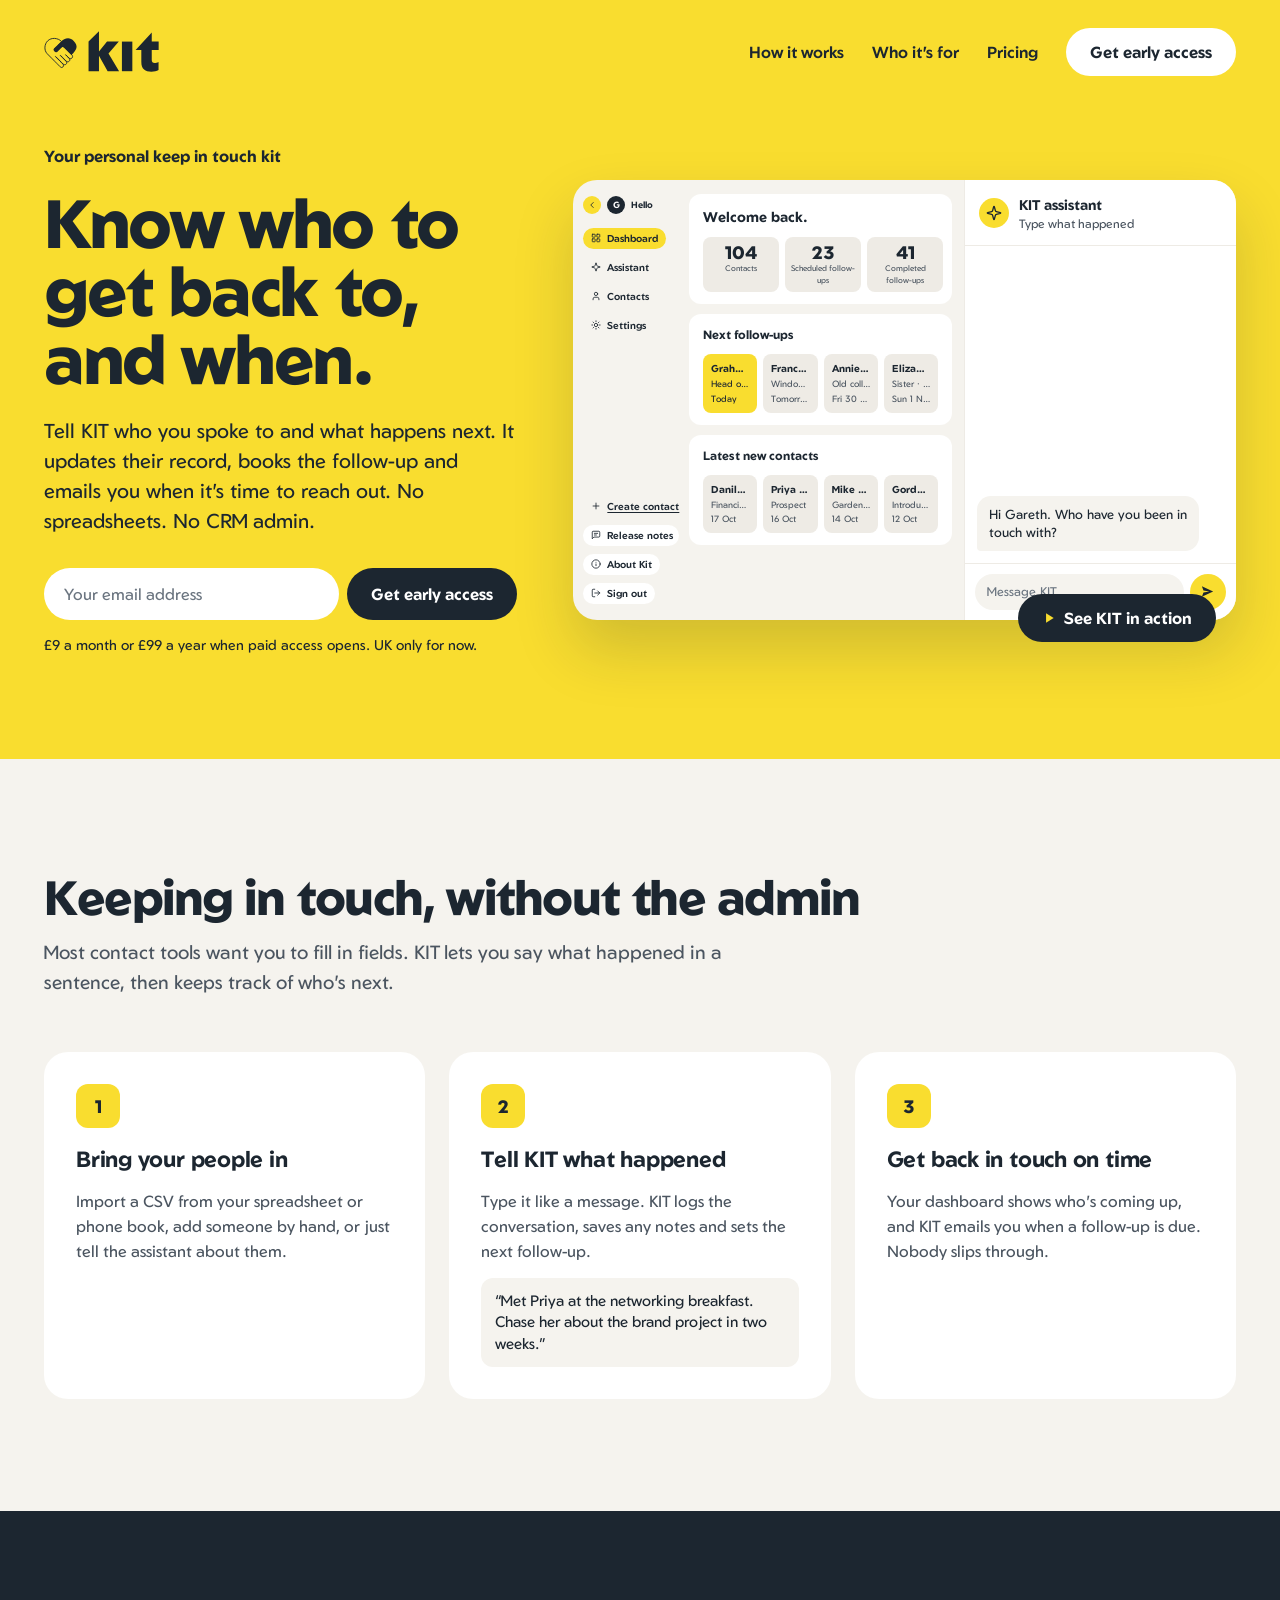
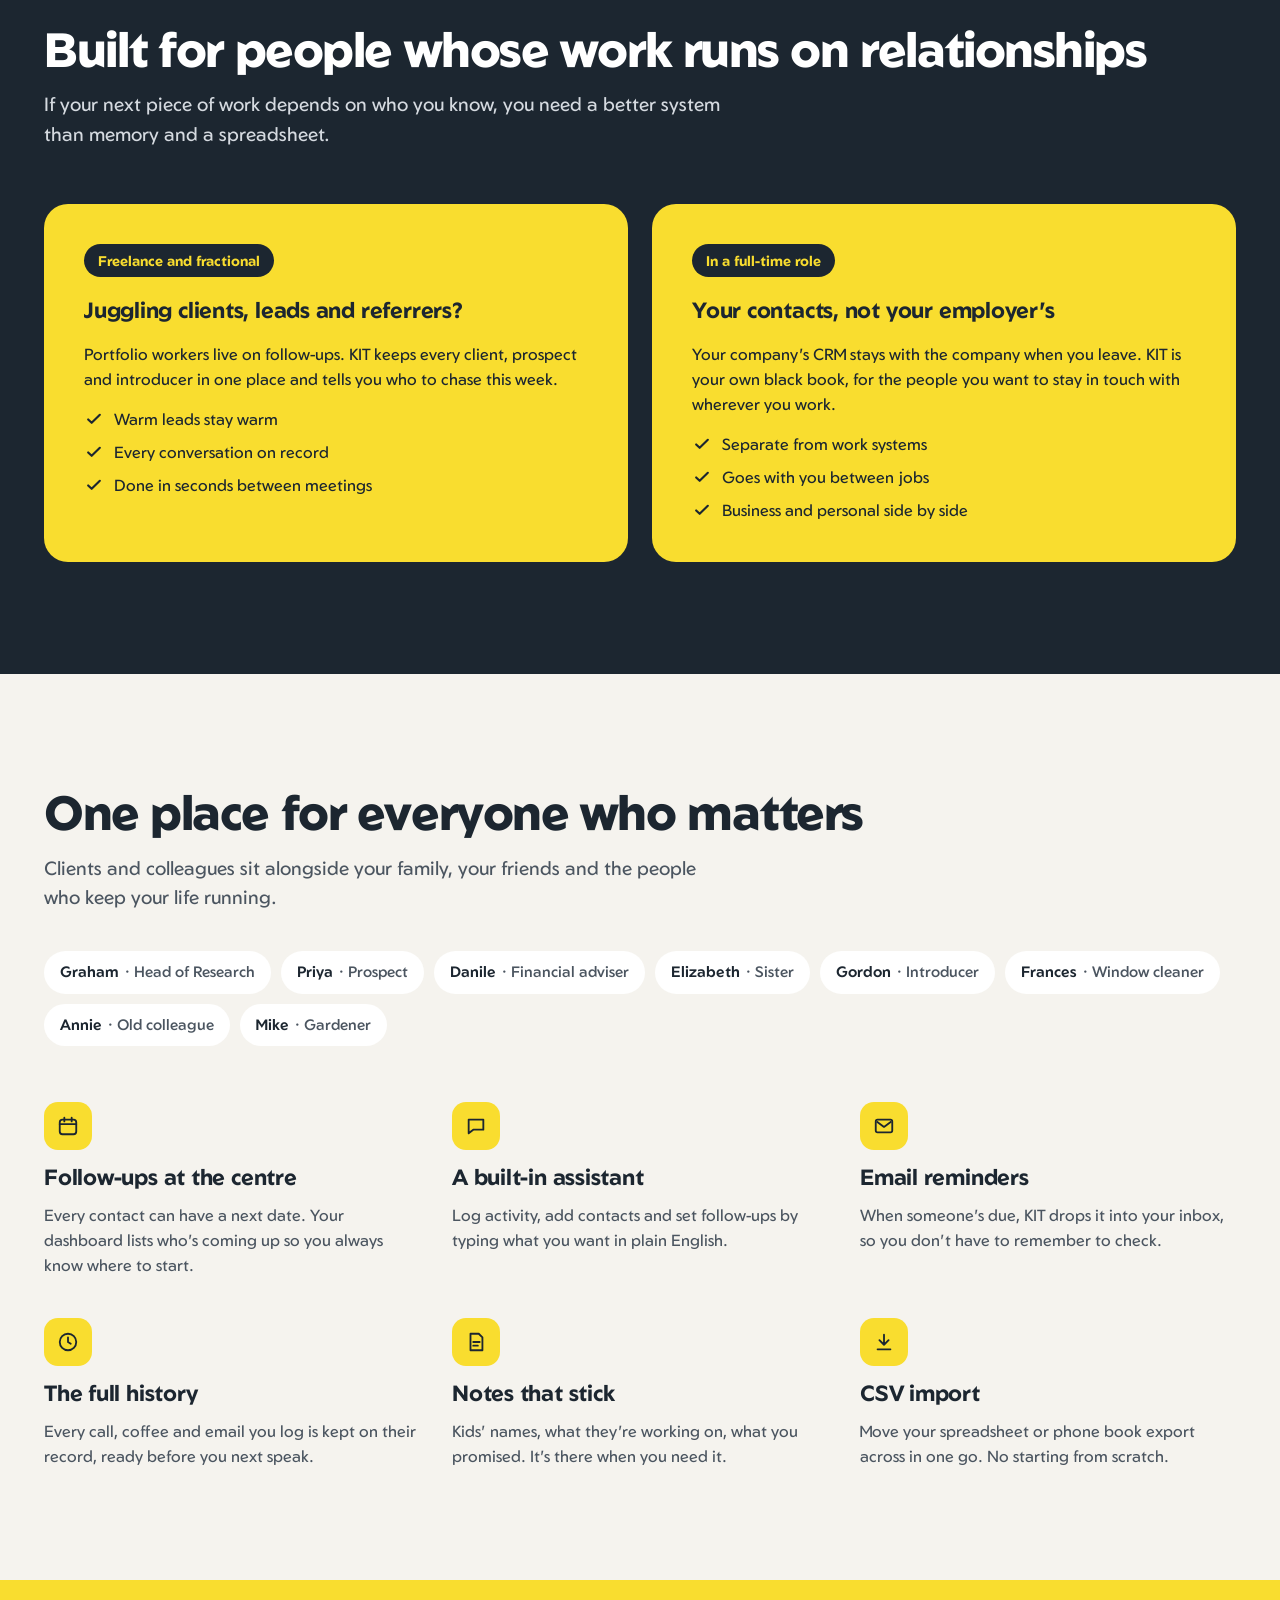
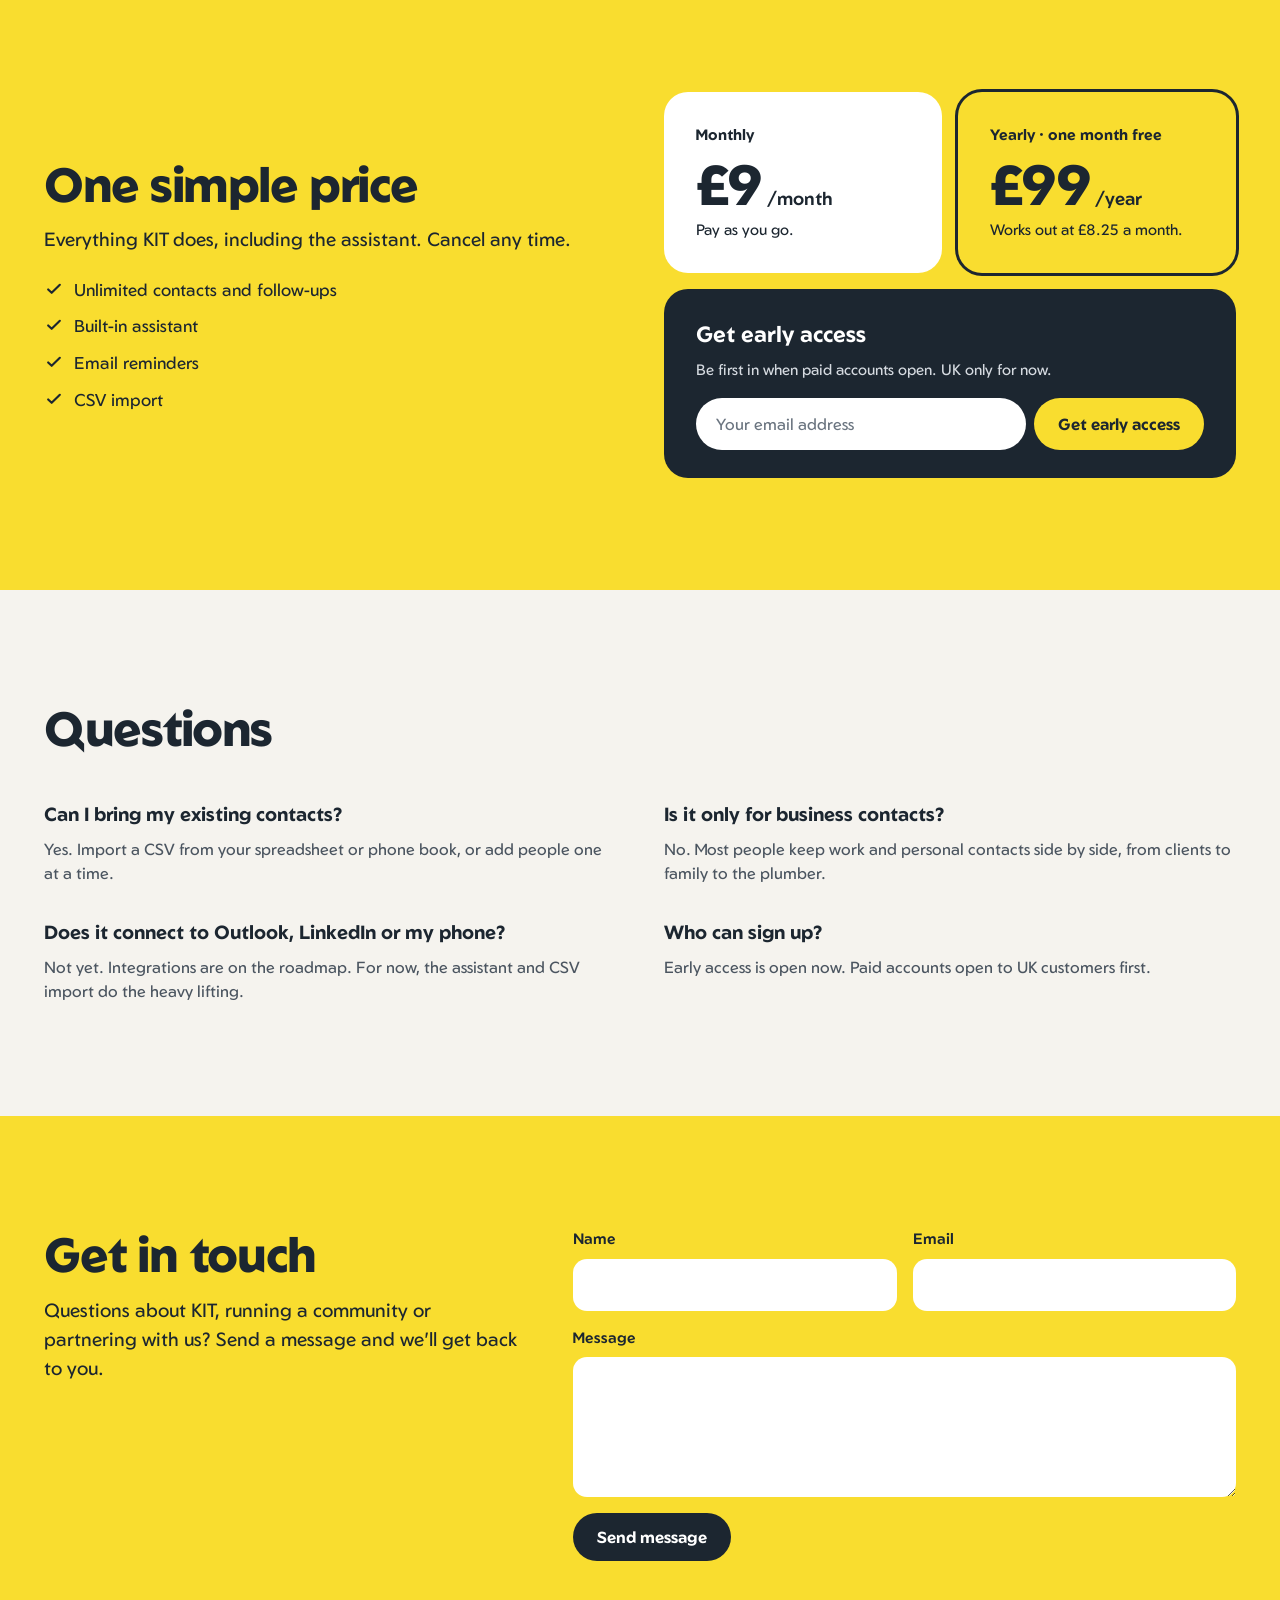
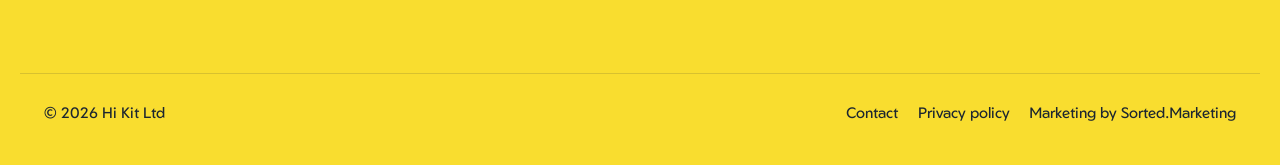
<file: index.html>
<!DOCTYPE html>
<html lang="en-GB">
<head>
  <meta charset="UTF-8">
  <meta name="viewport" content="width=device-width, initial-scale=1.0">
  <title>KIT · your personal keep in touch kit</title>
  <meta name="description" content="Tell KIT who you spoke to and what happens next. It updates their record, books the follow-up and emails you when it's time to reach out. £9 a month.">
  <meta property="og:title" content="KIT · your personal keep in touch kit">
  <meta property="og:description" content="Know who to get back to, and when. Follow-ups, contact history and a built-in assistant, without the CRM admin.">
  <meta property="og:type" content="website">
  <meta property="og:url" content="https://hi-kit.co.uk/">
  <meta property="og:image" content="https://hi-kit.co.uk/Dashboard.png">
  <meta name="theme-color" content="#F9DD2F">
  <link rel="icon" href="favicon.svg" type="image/svg+xml">
  <link rel="preconnect" href="https://fonts.googleapis.com">
  <link rel="preconnect" href="https://fonts.gstatic.com" crossorigin>
  <link href="https://fonts.googleapis.com/css2?family=Geom:wght@400;500;600;700;800&display=swap" rel="stylesheet">
  <link rel="stylesheet" href="styles.css?v=3">
  <script src="header.js?v=3" defer></script>
  <script src="footer.js?v=3" defer></script>
  <script src="form.js?v=4" defer></script>
  <script src="demo.js?v=3" defer></script>
</head>
<body>

<div class="band-y">
  <site-header></site-header>

  <section class="container hero" id="top">
    <div class="hero-copy">
      <p class="eyebrow">Your personal keep in touch kit</p>
      <h1>Know who to get back to, and when.</h1>
      <p class="lede">Tell KIT who you spoke to and what happens next. It updates their record, books the follow-up and emails you when it's time to reach out. No spreadsheets. No CRM admin.</p>
      <form class="signup js-signup" novalidate>
        <label class="visually-hidden" for="email-hero">Email address</label>
        <input class="field" id="email-hero" name="email" type="email" placeholder="Your email address" autocomplete="email" required>
        <button class="btn btn-dark" type="submit">Get early access</button>
        <p class="form-message" aria-live="polite"></p>
      </form>
      <p class="small">£9 a month or £99 a year when paid access opens. UK only for now.</p>
    </div>

    <div class="stage" id="demo" tabindex="0" role="button" aria-label="Play the demo: tell KIT about a coffee and watch it set the follow-up">
      <div class="app">
        <div class="toast" id="demo-toast" role="status" hidden>
          <svg width="18" height="18" viewBox="0 0 24 24" aria-hidden="true"><circle cx="12" cy="12" r="11" fill="#F9DD2F"/><path d="M7 12.5l3.2 3L17 9" fill="none" stroke="#1C2630" stroke-width="2.4" stroke-linecap="round" stroke-linejoin="round"/></svg>
          <span id="demo-toast-text"></span>
        </div>

        <aside class="app-side" aria-hidden="true">
          <div>
            <div class="app-user"><span class="app-back"><svg class="ic" viewBox="0 0 24 24" aria-hidden="true"><path d="m15 18-6-6 6-6"/></svg></span><span class="app-avatar">G</span>Hello</div>
            <div class="side-list">
              <div class="side-item on"><svg class="ic" viewBox="0 0 24 24" aria-hidden="true"><rect x="3" y="3" width="7" height="7" rx="1"/><rect x="14" y="3" width="7" height="7" rx="1"/><rect x="14" y="14" width="7" height="7" rx="1"/><rect x="3" y="14" width="7" height="7" rx="1"/></svg>Dashboard</div>
              <div class="side-item"><svg class="ic" viewBox="0 0 24 24" aria-hidden="true"><path d="M9.94 15.5a2 2 0 0 0-1.44-1.44l-6.13-1.58a.5.5 0 0 1 0-.96L8.5 9.94A2 2 0 0 0 9.94 8.5l1.58-6.13a.5.5 0 0 1 .96 0l1.58 6.13a2 2 0 0 0 1.44 1.44l6.13 1.58a.5.5 0 0 1 0 .96l-6.13 1.58a2 2 0 0 0-1.44 1.44l-1.58 6.13a.5.5 0 0 1-.96 0z"/></svg>Assistant</div>
              <div class="side-item"><svg class="ic" viewBox="0 0 24 24" aria-hidden="true"><path d="M19 21v-2a4 4 0 0 0-4-4H9a4 4 0 0 0-4 4v2"/><circle cx="12" cy="7" r="4"/></svg>Contacts</div>
              <div class="side-item"><svg class="ic" viewBox="0 0 24 24" aria-hidden="true"><circle cx="12" cy="12" r="4"/><path d="M12 2v2M12 20v2M4.93 4.93l1.41 1.41M17.66 17.66l1.41 1.41M2 12h2M20 12h2M6.34 17.66l-1.41 1.41M19.07 4.93l-1.41 1.41"/></svg>Settings</div>
            </div>
          </div>
          <div class="side-list">
            <div class="side-item plain"><svg class="ic" viewBox="0 0 24 24" aria-hidden="true"><path d="M5 12h14M12 5v14"/></svg><u>Create contact</u></div>
            <div class="side-item light"><svg class="ic" viewBox="0 0 24 24" aria-hidden="true"><path d="M21 15a2 2 0 0 1-2 2H7l-4 4V5a2 2 0 0 1 2-2h14a2 2 0 0 1 2 2z"/><path d="M8 8h8M8 12h5"/></svg>Release notes</div>
            <div class="side-item light"><svg class="ic" viewBox="0 0 24 24" aria-hidden="true"><circle cx="12" cy="12" r="10"/><path d="M12 16v-4M12 8h.01"/></svg>About Kit</div>
            <div class="side-item light"><svg class="ic" viewBox="0 0 24 24" aria-hidden="true"><path d="M9 21H5a2 2 0 0 1-2-2V5a2 2 0 0 1 2-2h4M16 17l5-5-5-5M21 12H9"/></svg>Sign out</div>
          </div>
        </aside>

        <div class="app-dash" aria-hidden="true">
          <div class="card welcome">
            <h3>Welcome back.</h3>
            <div class="tiles">
              <div class="tile"><b>104</b><span>Contacts</span></div>
              <div class="tile"><b>23</b><span>Scheduled follow-ups</span></div>
              <div class="tile"><b id="demo-done">41</b><span>Completed follow-ups</span></div>
            </div>
          </div>
          <div class="card">
            <h4>Next follow-ups</h4>
            <div class="fus" id="demo-fus"></div>
          </div>
          <div class="card">
            <h4>Latest new contacts</h4>
            <div class="fus">
              <div class="fu"><b>Danile Astley</b><span>Financial adviser</span><span>17 Oct</span></div>
              <div class="fu"><b>Priya Shah</b><span>Prospect</span><span>16 Oct</span></div>
              <div class="fu"><b>Mike Holroyd</b><span>Gardener</span><span>14 Oct</span></div>
              <div class="fu"><b>Gordon McLeod</b><span>Introducer</span><span>12 Oct</span></div>
            </div>
          </div>
        </div>

        <div class="ask">
          <div class="ask-head">
            <div class="ask-badge"><svg width="16" height="16" viewBox="0 0 24 24" aria-hidden="true" fill="none" stroke="#1C2630" stroke-width="2" stroke-linejoin="round"><path d="M9.94 15.5a2 2 0 0 0-1.44-1.44l-6.13-1.58a.5.5 0 0 1 0-.96L8.5 9.94A2 2 0 0 0 9.94 8.5l1.58-6.13a.5.5 0 0 1 .96 0l1.58 6.13a2 2 0 0 0 1.44 1.44l6.13 1.58a.5.5 0 0 1 0 .96l-6.13 1.58a2 2 0 0 0-1.44 1.44l-1.58 6.13a.5.5 0 0 1-.96 0z"/></svg></div>
            <div><b>KIT assistant</b><small>Type what happened</small></div>
          </div>
          <div class="msgs" id="demo-msgs" aria-live="polite">
            <div class="bub bub-kit">Hi Gareth. Who have you been in touch with?</div>
          </div>
          <div class="compose" aria-hidden="true">
            <div class="cfield" id="demo-field"><span class="ph">Message KIT</span></div>
            <div class="send"><svg width="15" height="15" viewBox="0 0 24 24"><path d="M3 20.5l18-8.5L3 3.5l2.5 7L15 12l-9.5 1.5z" fill="#1C2630"/></svg></div>
          </div>
        </div>
      </div>

      <button class="btn btn-dark play" type="button" id="demo-play">
        <svg width="14" height="14" viewBox="0 0 24 24" aria-hidden="true"><path d="M7 4l13 8-13 8z" fill="#F9DD2F"/></svg>
        See KIT in action
      </button>
      <button class="btn btn-light play" type="button" id="demo-replay" hidden>Play again</button>
    </div>
  </section>
</div>

<section class="band-g" id="how">
  <div class="container section">
    <h2>Keeping in touch, without the admin</h2>
    <p class="intro">Most contact tools want you to fill in fields. KIT lets you say what happened in a sentence, then keeps track of who's next.</p>
    <div class="steps">
      <div class="step">
        <div class="num">1</div>
        <h3>Bring your people in</h3>
        <p>Import a CSV from your spreadsheet or phone book, add someone by hand, or just tell the assistant about them.</p>
      </div>
      <div class="step">
        <div class="num">2</div>
        <h3>Tell KIT what happened</h3>
        <p>Type it like a message. KIT logs the conversation, saves any notes and sets the next follow-up.</p>
        <span class="quote">“Met Priya at the networking breakfast. Chase her about the brand project in two weeks.”</span>
      </div>
      <div class="step">
        <div class="num">3</div>
        <h3>Get back in touch on time</h3>
        <p>Your dashboard shows who's coming up, and KIT emails you when a follow-up is due. Nobody slips through.</p>
      </div>
    </div>
  </div>
</section>

<section class="band-ink" id="who">
  <div class="container section">
    <h2>Built for people whose work runs on relationships</h2>
    <p class="intro">If your next piece of work depends on who you know, you need a better system than memory and a spreadsheet.</p>
    <div class="whos">
      <div class="who">
        <span class="tag">Freelance and fractional</span>
        <h3>Juggling clients, leads and referrers?</h3>
        <p>Portfolio workers live on follow-ups. KIT keeps every client, prospect and introducer in one place and tells you who to chase this week.</p>
        <ul class="ticks">
          <li>Warm leads stay warm</li>
          <li>Every conversation on record</li>
          <li>Done in seconds between meetings</li>
        </ul>
      </div>
      <div class="who">
        <span class="tag">In a full-time role</span>
        <h3>Your contacts, not your employer's</h3>
        <p>Your company's CRM stays with the company when you leave. KIT is your own black book, for the people you want to stay in touch with wherever you work.</p>
        <ul class="ticks">
          <li>Separate from work systems</li>
          <li>Goes with you between jobs</li>
          <li>Business and personal side by side</li>
        </ul>
      </div>
    </div>
  </div>
</section>

<section class="band-g">
  <div class="container section">
    <h2>One place for everyone who matters</h2>
    <p class="intro">Clients and colleagues sit alongside your family, your friends and the people who keep your life running.</p>
    <div class="people" aria-label="Examples of people you might keep in KIT">
      <span class="person">Graham <span>· Head of Research</span></span>
      <span class="person">Priya <span>· Prospect</span></span>
      <span class="person">Danile <span>· Financial adviser</span></span>
      <span class="person">Elizabeth <span>· Sister</span></span>
      <span class="person">Gordon <span>· Introducer</span></span>
      <span class="person">Frances <span>· Window cleaner</span></span>
      <span class="person">Annie <span>· Old colleague</span></span>
      <span class="person">Mike <span>· Gardener</span></span>
    </div>
    <div class="feats">
      <div class="feat">
        <div class="ficon"><svg width="22" height="22" viewBox="0 0 24 24" aria-hidden="true"><rect x="3" y="5" width="18" height="16" rx="3" fill="none" stroke="#1C2630" stroke-width="2"/><path d="M3 10h18M8 3v4M16 3v4" stroke="#1C2630" stroke-width="2" stroke-linecap="round"/></svg></div>
        <h3>Follow-ups at the centre</h3>
        <p>Every contact can have a next date. Your dashboard lists who's coming up so you always know where to start.</p>
      </div>
      <div class="feat">
        <div class="ficon"><svg width="22" height="22" viewBox="0 0 24 24" aria-hidden="true"><path d="M4 5h16v11H9l-5 4z" fill="none" stroke="#1C2630" stroke-width="2" stroke-linejoin="round"/></svg></div>
        <h3>A built-in assistant</h3>
        <p>Log activity, add contacts and set follow-ups by typing what you want in plain English.</p>
      </div>
      <div class="feat">
        <div class="ficon"><svg width="22" height="22" viewBox="0 0 24 24" aria-hidden="true"><rect x="3" y="5" width="18" height="14" rx="2" fill="none" stroke="#1C2630" stroke-width="2"/><path d="M4 7l8 6 8-6" fill="none" stroke="#1C2630" stroke-width="2" stroke-linejoin="round"/></svg></div>
        <h3>Email reminders</h3>
        <p>When someone's due, KIT drops it into your inbox, so you don't have to remember to check.</p>
      </div>
      <div class="feat">
        <div class="ficon"><svg width="22" height="22" viewBox="0 0 24 24" aria-hidden="true"><path d="M12 7v5l3 2" fill="none" stroke="#1C2630" stroke-width="2" stroke-linecap="round"/><circle cx="12" cy="12" r="9" fill="none" stroke="#1C2630" stroke-width="2"/></svg></div>
        <h3>The full history</h3>
        <p>Every call, coffee and email you log is kept on their record, ready before you next speak.</p>
      </div>
      <div class="feat">
        <div class="ficon"><svg width="22" height="22" viewBox="0 0 24 24" aria-hidden="true"><path d="M6 3h9l4 4v14H6z" fill="none" stroke="#1C2630" stroke-width="2" stroke-linejoin="round"/><path d="M9 12h7M9 16h5" stroke="#1C2630" stroke-width="2" stroke-linecap="round"/></svg></div>
        <h3>Notes that stick</h3>
        <p>Kids' names, what they're working on, what you promised. It's there when you need it.</p>
      </div>
      <div class="feat">
        <div class="ficon"><svg width="22" height="22" viewBox="0 0 24 24" aria-hidden="true"><path d="M12 4v11M7 10l5 5 5-5M5 20h14" fill="none" stroke="#1C2630" stroke-width="2" stroke-linecap="round" stroke-linejoin="round"/></svg></div>
        <h3>CSV import</h3>
        <p>Move your spreadsheet or phone book export across in one go. No starting from scratch.</p>
      </div>
    </div>
  </div>
</section>

<section class="band-y" id="pricing">
  <div class="container section pricing">
    <div>
      <h2>One simple price</h2>
      <p class="intro dark">Everything KIT does, including the assistant. Cancel any time.</p>
      <ul class="ticks incl">
        <li>Unlimited contacts and follow-ups</li>
        <li>Built-in assistant</li>
        <li>Email reminders</li>
        <li>CSV import</li>
      </ul>
    </div>
    <div>
      <div class="plans">
        <div class="plan">
          <p class="plan-name">Monthly</p>
          <div class="price">£9<small> /month</small></div>
          <p>Pay as you go.</p>
        </div>
        <div class="plan plan-best">
          <p class="plan-name">Yearly · one month free</p>
          <div class="price">£99<small> /year</small></div>
          <p>Works out at £8.25 a month.</p>
        </div>
      </div>
      <div class="price-signup" id="join">
        <h3>Get early access</h3>
        <p>Be first in when paid accounts open. UK only for now.</p>
        <form class="signup js-signup" novalidate>
          <label class="visually-hidden" for="email-pricing">Email address</label>
          <input class="field" id="email-pricing" name="email" type="email" placeholder="Your email address" autocomplete="email" required>
          <button class="btn btn-dark" type="submit">Get early access</button>
          <p class="form-message" aria-live="polite"></p>
        </form>
      </div>
    </div>
  </div>
</section>

<section class="band-g">
  <div class="container section">
    <h2>Questions</h2>
    <div class="faqs">
      <div class="faq">
        <h3>Can I bring my existing contacts?</h3>
        <p>Yes. Import a CSV from your spreadsheet or phone book, or add people one at a time.</p>
      </div>
      <div class="faq">
        <h3>Is it only for business contacts?</h3>
        <p>No. Most people keep work and personal contacts side by side, from clients to family to the plumber.</p>
      </div>
      <div class="faq">
        <h3>Does it connect to Outlook, LinkedIn or my phone?</h3>
        <p>Not yet. Integrations are on the roadmap. For now, the assistant and CSV import do the heavy lifting.</p>
      </div>
      <div class="faq">
        <h3>Who can sign up?</h3>
        <p>Early access is open now. Paid accounts open to UK customers first.</p>
      </div>
    </div>
  </div>
</section>

<section class="band-y" id="contact">
  <div class="container section contact">
    <div>
      <h2>Get in touch</h2>
      <p class="intro dark">Questions about KIT, running a community or partnering with us? Send a message and we'll get back to you.</p>
    </div>
    <div>
      <form class="cform" id="contactForm" novalidate>
        <input type="hidden" name="subject" value="New message from hi-kit.co.uk">
        <input type="hidden" name="from_name" value="KIT website">
        <input type="checkbox" name="botcheck" class="visually-hidden" tabindex="-1" autocomplete="off" aria-hidden="true">
        <div class="cfield-wrap">
          <label for="c-name">Name</label>
          <input class="cinput" id="c-name" name="name" type="text" autocomplete="name" required>
        </div>
        <div class="cfield-wrap">
          <label for="c-email">Email</label>
          <input class="cinput" id="c-email" name="email" type="email" autocomplete="email" required>
        </div>
        <div class="cfield-wrap full">
          <label for="c-msg">Message</label>
          <textarea class="cinput" id="c-msg" name="message" required></textarea>
        </div>
        <div class="full cform-actions">
          <button class="btn btn-dark" type="submit">Send message</button>
          <p class="form-message" aria-live="polite"></p>
        </div>
      </form>
    </div>
  </div>
  <site-footer></site-footer>
</section>



</body>
</html>
</file>
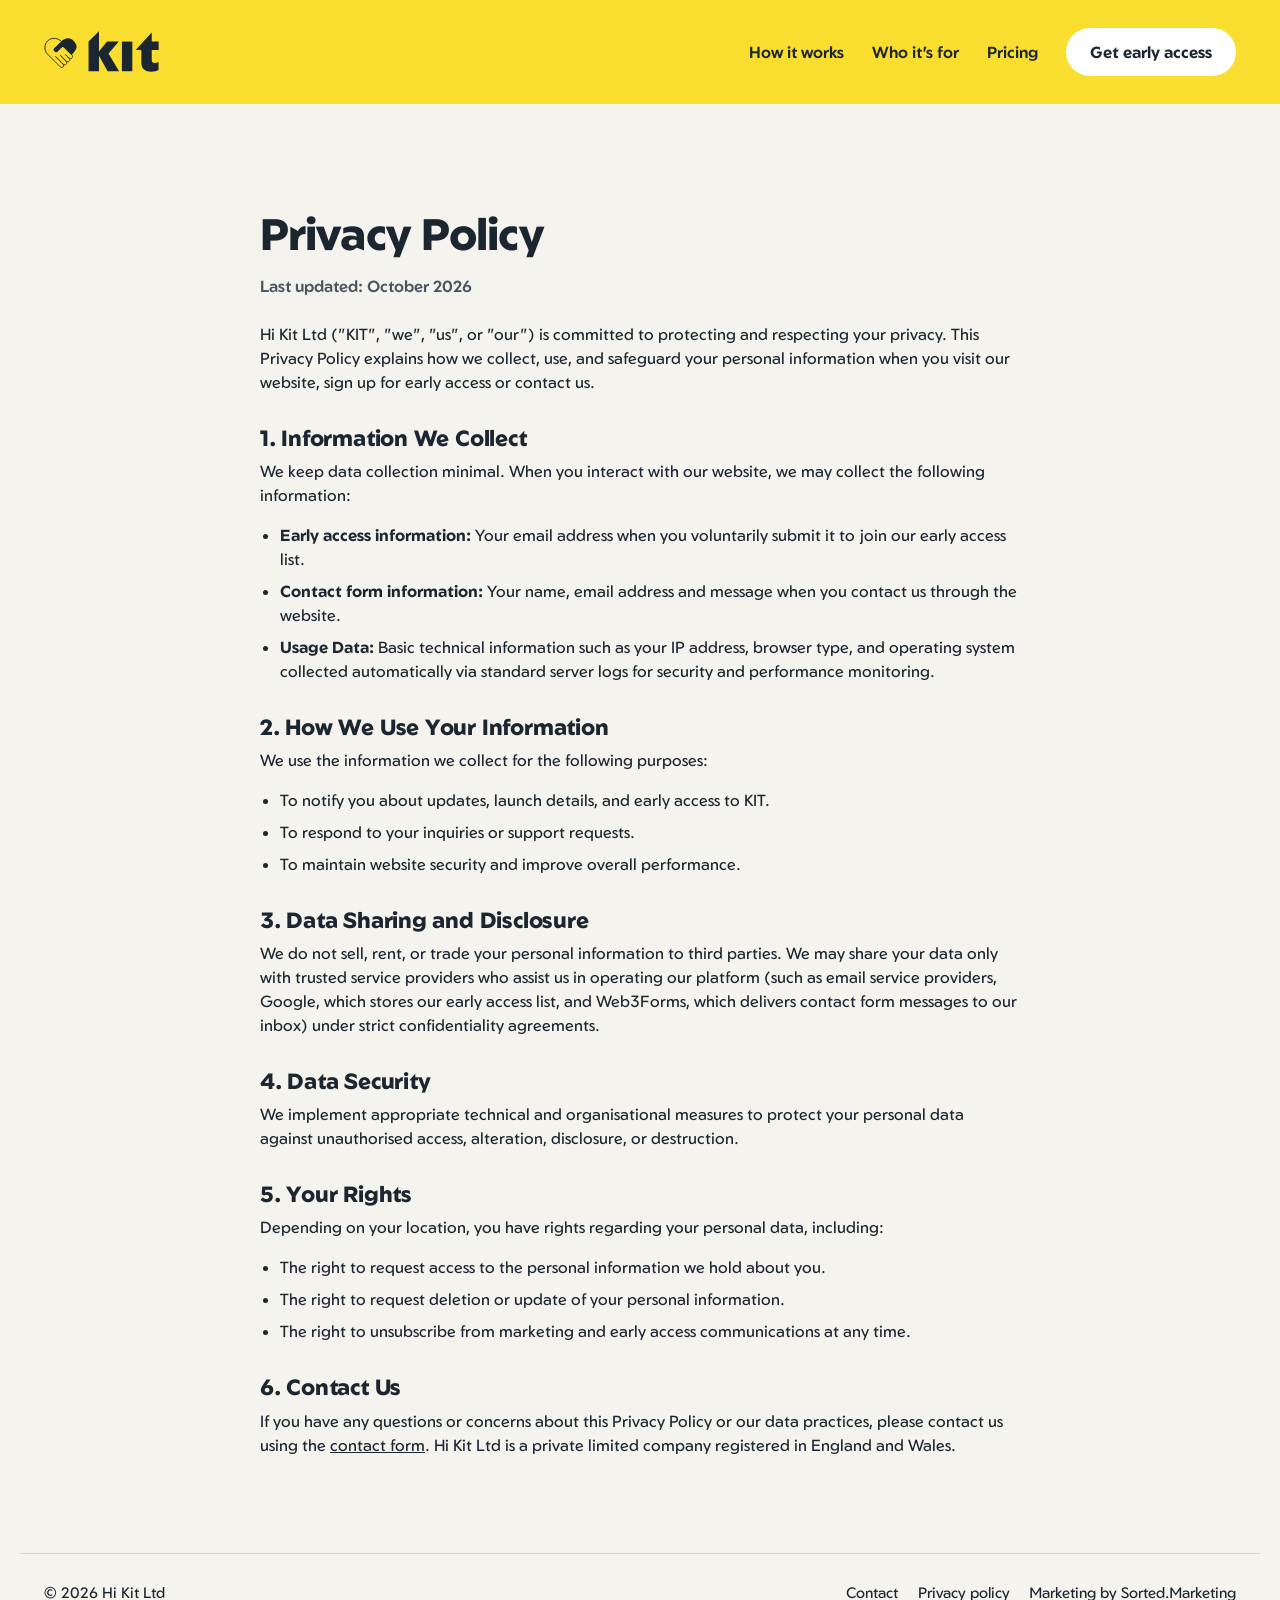
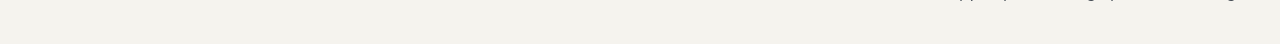
<file: privacy-policy.html>
<!DOCTYPE html>
<html lang="en-GB">
<head>
  <meta charset="UTF-8">
  <meta name="viewport" content="width=device-width, initial-scale=1.0">
  <title>Privacy Policy - KIT</title>
  <link rel="preconnect" href="https://fonts.googleapis.com">
  <link rel="preconnect" href="https://fonts.gstatic.com" crossorigin>
  <link href="https://fonts.googleapis.com/css2?family=Geom:wght@400;500;600;700;800&display=swap" rel="stylesheet">
  <link rel="icon" href="favicon.svg" type="image/svg+xml">
  <link rel="stylesheet" href="/styles.css?v=3">
  <script src="/header.js?v=3" defer></script>
  <script src="/footer.js?v=3" defer></script>
</head>
<body>
  <div class="band-y"><site-header></site-header></div>
  <main>
    <div class="container">
      <article class="privacy-card">
        <h1>Privacy Policy</h1>
        <p class="last-updated">Last updated: October 2026</p>
        <p>Hi Kit Ltd ("KIT", "we", "us", or "our") is committed to protecting and respecting your privacy. This Privacy Policy explains how we collect, use, and safeguard your personal information when you visit our website, sign up for early access or contact us.</p>
        <h2>1. Information We Collect</h2>
        <p>We keep data collection minimal. When you interact with our website, we may collect the following information:</p>
        <ul>
          <li><strong>Early access information:</strong> Your email address when you voluntarily submit it to join our early access list.</li>
          <li><strong>Contact form information:</strong> Your name, email address and message when you contact us through the website.</li>
          <li><strong>Usage Data:</strong> Basic technical information such as your IP address, browser type, and operating system collected automatically via standard server logs for security and performance monitoring.</li>
        </ul>
        <h2>2. How We Use Your Information</h2>
        <p>We use the information we collect for the following purposes:</p>
        <ul>
          <li>To notify you about updates, launch details, and early access to KIT.</li>
          <li>To respond to your inquiries or support requests.</li>
          <li>To maintain website security and improve overall performance.</li>
        </ul>
        <h2>3. Data Sharing and Disclosure</h2>
        <p>We do not sell, rent, or trade your personal information to third parties. We may share your data only with trusted service providers who assist us in operating our platform (such as email service providers, Google, which stores our early access list, and Web3Forms, which delivers contact form messages to our inbox) under strict confidentiality agreements.</p>
        <h2>4. Data Security</h2>
        <p>We implement appropriate technical and organisational measures to protect your personal data against unauthorised access, alteration, disclosure, or destruction.</p>
        <h2>5. Your Rights</h2>
        <p>Depending on your location, you have rights regarding your personal data, including:</p>
        <ul>
          <li>The right to request access to the personal information we hold about you.</li>
          <li>The right to request deletion or update of your personal information.</li>
          <li>The right to unsubscribe from marketing and early access communications at any time.</li>
        </ul>
        <h2>6. Contact Us</h2>
        <p>If you have any questions or concerns about this Privacy Policy or our data practices, please contact us using the <a href="/#contact">contact form</a>. Hi Kit Ltd is a private limited company registered in England and Wales.</p>
      </article>
    </div>
  </main>
  <site-footer></site-footer>
</body>
</html>
</file>
<file: styles.css>
@charset "UTF-8";
/* KIT, hi-kit.co.uk */
:root {
  --yellow: #F9DD2F;
  --ink: #1C2630;
  --soft: #4B5560;
  --paper: #FFFFFF;
  --ground: #F5F3EE;
  --tile: #EEEBE5;
  --font: 'Geom', 'Nunito Sans', ui-rounded, -apple-system, BlinkMacSystemFont, 'Segoe UI', Roboto, sans-serif;
}

* { box-sizing: border-box; margin: 0; padding: 0; }
html { scroll-behavior: smooth; }
body { font-family: var(--font); background: var(--ground); color: var(--ink); line-height: 1.5; -webkit-font-smoothing: antialiased; }
img, svg { display: block; max-width: 100%; }
a { color: var(--ink); }
a:focus-visible, button:focus-visible, .stage:focus-visible { outline: 3px solid var(--ink); outline-offset: 3px; }
[hidden] { display: none !important; }
.visually-hidden { position: absolute !important; width: 1px; height: 1px; overflow: hidden; clip: rect(0 0 0 0); white-space: nowrap; border: 0; padding: 0; margin: -1px; }

.container { max-width: 1240px; margin: 0 auto; padding-left: max(24px, env(safe-area-inset-left)); padding-right: max(24px, env(safe-area-inset-right)); }
.band-y { background: var(--yellow); }
.band-g { background: var(--ground); }
.band-ink { background: var(--ink); color: var(--paper); }
site-header, site-footer { display: block; }

/* Buttons and fields */
.btn { display: inline-flex; align-items: center; justify-content: center; gap: 8px; min-height: 48px; padding: 0 24px; border-radius: 999px; font: inherit; font-weight: 700; font-size: 16px; text-decoration: none; border: 0; cursor: pointer; white-space: nowrap; transition: background-color .2s ease, transform .2s ease; }
.btn:hover { transform: translateY(-1px); }
.btn-dark { background: var(--ink); color: var(--paper); }
.btn-dark:hover { background: #000; }
.btn-light { background: var(--paper); color: var(--ink); }
.btn-light:hover { background: var(--ground); }
.btn[disabled] { opacity: .7; cursor: wait; transform: none; }

.field { flex: 1 1 240px; min-width: 0; min-height: 52px; border-radius: 999px; border: 0; outline: none; background: var(--paper); padding: 0 20px; font: inherit; font-size: 16px; color: var(--ink); }
.field::placeholder { color: #6B7580; }
.input-error { background: #FDECEA !important; }
.field:focus, .field:focus-visible, .cinput:focus, .cinput:focus-visible { outline: none; }
.form-message { flex-basis: 100%; font-size: 15px; font-weight: 600; min-height: 0; }
.form-message:empty { display: none; }
.form-message.success { color: var(--ink); }
.form-message.error { color: #B42318; }

/* Header */
.nav { display: flex; align-items: center; justify-content: space-between; gap: 16px; padding-top: 28px; padding-bottom: 28px; }
.logo-img { height: 44px; width: auto; }
.navlinks { display: flex; align-items: center; gap: 28px; }
.navlinks .txt { font-weight: 600; font-size: 16px; text-decoration: none; }
.navlinks .txt:hover { text-decoration: underline; }

/* Hero */
.hero { display: grid; grid-template-columns: minmax(0, 5fr) minmax(0, 7fr); gap: 56px; align-items: center; padding-top: 40px; padding-bottom: 104px; }
.eyebrow { font-weight: 700; font-size: 16px; margin-bottom: 20px; }
.hero h1 { font-size: 68px; line-height: 1; letter-spacing: -.035em; font-weight: 800; margin-bottom: 24px; text-wrap: balance; }
.lede { font-size: 20px; line-height: 1.5; margin-bottom: 32px; max-width: 30em; }
.signup { display: flex; gap: 8px; flex-wrap: wrap; max-width: 520px; }
.small { font-size: 14px; line-height: 1.5; margin-top: 14px; }

/* Demo */
.stage { position: relative; cursor: pointer; }
.app { position: relative; background: var(--ground); border-radius: 24px; box-shadow: 0 30px 60px rgba(28, 38, 48, .18); overflow: hidden; display: grid; grid-template-columns: 116px minmax(0, 1fr) 272px; min-height: 440px; }
.app-side { padding: 16px 10px; display: flex; flex-direction: column; justify-content: space-between; font-size: 10px; font-weight: 600; }
.app-user { display: flex; align-items: center; gap: 6px; font-size: 9px; font-weight: 700; }
.app-avatar { width: 18px; height: 18px; border-radius: 50%; background: var(--ink); color: var(--paper); display: inline-grid; place-items: center; font-size: 9px; font-weight: 700; }
.app-back { width: 18px; height: 18px; border-radius: 50%; background: var(--yellow); display: inline-grid; place-items: center; }
.ic { width: 10px; height: 10px; flex: 0 0 10px; fill: none; stroke: currentColor; stroke-width: 2; stroke-linecap: round; stroke-linejoin: round; }
.side-item.plain { padding-left: 8px; }
.side-item u { text-underline-offset: 2px; }
.side-list { display: flex; flex-direction: column; gap: 8px; margin-top: 14px; }
.side-item { display: flex; align-items: center; gap: 6px; padding: 3px 8px; border-radius: 999px; width: fit-content; white-space: nowrap; }
.side-item.on { background: var(--yellow); }
.app-dash .fus + .fus { margin-top: 0; }
.side-item.light { background: var(--paper); }
.app-dash { padding: 14px 12px 14px 0; display: flex; flex-direction: column; gap: 10px; min-width: 0; }
.card { background: var(--paper); border-radius: 12px; padding: 12px 14px; }
.welcome { display: flex; align-items: center; justify-content: space-between; gap: 10px; flex-wrap: wrap; }
.welcome h3 { font-size: 14px; font-weight: 700; }
.tiles { display: flex; gap: 6px; }
.tile { background: var(--tile); border-radius: 8px; min-width: 76px; padding: 6px; text-align: center; }
.tile b { display: block; font-size: 18px; font-weight: 800; line-height: 1.1; font-variant-numeric: tabular-nums; transition: transform .25s; }
.tile b.bump { transform: scale(1.25); }
.tile span { display: block; font-size: 8px; color: var(--soft); }
.card h4 { margin-bottom: 10px; font-size: 12px; font-weight: 700; }
.fus { display: grid; grid-template-columns: repeat(4, minmax(0, 1fr)); gap: 6px; }
.fu { background: var(--tile); border-radius: 8px; padding: 8px; display: flex; flex-direction: column; gap: 3px; font-size: 9px; line-height: 1.3; transition: background .35s, transform .35s, box-shadow .35s; min-width: 0; }
.fu b { font-size: 10px; white-space: nowrap; overflow: hidden; text-overflow: ellipsis; }
.fu span { white-space: nowrap; overflow: hidden; text-overflow: ellipsis; color: var(--soft); }
.fu-hot { background: var(--yellow); }
.fu-hot span { color: var(--ink); }
.fu-flash { transform: scale(1.05); box-shadow: 0 0 0 2px var(--ink); }
.fu-new { animation: rise .45s ease-out; }
.acts { display: flex; flex-direction: column; gap: 6px; }
.act { display: flex; justify-content: space-between; gap: 8px; font-size: 9.5px; padding: 6px 8px; background: var(--tile); border-radius: 8px; }
.act span { color: var(--soft); white-space: nowrap; }
.act-new { background: #FFF7C2; animation: rise .45s ease-out; }
.ask { background: var(--paper); border-left: 1px solid var(--tile); display: flex; flex-direction: column; min-width: 0; }
.ask-head { display: flex; align-items: center; gap: 10px; padding: 14px 14px 12px; border-bottom: 1px solid var(--tile); }
.ask-badge { width: 30px; height: 30px; border-radius: 50%; background: var(--yellow); display: grid; place-items: center; flex: 0 0 30px; }
.ask-head b { display: block; font-size: 14px; }
.ask-head small { display: block; font-size: 12px; color: var(--soft); }
.msgs { flex: 1; display: flex; flex-direction: column; justify-content: flex-end; gap: 8px; padding: 12px; }
.bub { max-width: 90%; font-size: 13px; line-height: 1.4; padding: 9px 12px; border-radius: 14px; animation: rise .3s ease-out; }
.bub-kit { align-self: flex-start; background: var(--ground); border-bottom-left-radius: 4px; }
.bub-me { align-self: flex-end; background: var(--ink); color: var(--paper); border-bottom-right-radius: 4px; }
.typing { align-self: flex-start; background: var(--ground); border-radius: 14px; border-bottom-left-radius: 4px; padding: 11px 12px; display: flex; gap: 4px; }
.typing i { width: 6px; height: 6px; border-radius: 50%; background: var(--soft); animation: blink 1s infinite; }
.typing i:nth-child(2) { animation-delay: .15s; }
.typing i:nth-child(3) { animation-delay: .3s; }
.compose { display: flex; gap: 6px; align-items: center; padding: 10px; border-top: 1px solid var(--tile); }
.cfield { flex: 1; min-width: 0; min-height: 36px; display: flex; align-items: center; background: var(--ground); border-radius: 999px; padding: 0 12px; font-size: 12.5px; white-space: nowrap; overflow: hidden; }
.cfield .ph { color: #6B7580; }
.caret { display: inline-block; width: 1px; height: 14px; background: var(--ink); margin-left: 1px; animation: blink 1s infinite; }
.send { width: 36px; height: 36px; border-radius: 50%; background: var(--yellow); display: grid; place-items: center; flex: 0 0 36px; }
.toast { position: absolute; left: 50%; top: 14px; transform: translateX(-50%); z-index: 3; background: var(--ink); color: var(--paper); border-radius: 12px; padding: 10px 14px; font-size: 13px; display: flex; align-items: center; gap: 10px; box-shadow: 0 10px 24px rgba(28, 38, 48, .25); animation: drop .3s ease-out; white-space: nowrap; max-width: calc(100% - 24px); }
.toast[hidden] { display: none; }
.play { position: absolute; right: 20px; bottom: -22px; z-index: 4; }
.play[hidden] { display: none; }

/* Sections */
.section { padding-top: 112px; padding-bottom: 112px; }
h2 { font-size: 48px; line-height: 1.05; letter-spacing: -.03em; font-weight: 800; margin-bottom: 16px; text-wrap: balance; }
.intro { font-size: 19px; line-height: 1.55; max-width: 36em; color: var(--soft); }
.intro.dark { color: var(--ink); }
.band-ink .intro { color: #D5DAE0; }
.steps { display: grid; grid-template-columns: repeat(3, minmax(0, 1fr)); gap: 24px; margin-top: 56px; }
.step { background: var(--paper); border-radius: 24px; padding: 32px; display: flex; flex-direction: column; gap: 14px; }
.num { width: 44px; height: 44px; border-radius: 12px; background: var(--yellow); display: grid; place-items: center; font-weight: 800; font-size: 18px; }
.step h3, .who h3, .feat h3 { font-size: 22px; letter-spacing: -.01em; font-weight: 700; }
.step p, .feat p { font-size: 16px; line-height: 1.55; color: var(--soft); }
.quote { display: block; background: var(--ground); border-radius: 12px; padding: 12px 14px; font-size: 15px; line-height: 1.45; }
.whos { display: grid; grid-template-columns: repeat(2, minmax(0, 1fr)); gap: 24px; margin-top: 56px; }
.who { background: var(--yellow); color: var(--ink); border-radius: 24px; padding: 40px; display: flex; flex-direction: column; gap: 16px; }
.who p { font-size: 16px; line-height: 1.55; }
.tag { display: inline-flex; background: var(--ink); color: var(--yellow); border-radius: 999px; padding: 6px 14px; font-size: 14px; font-weight: 700; width: fit-content; }
.ticks { list-style: none; display: flex; flex-direction: column; gap: 10px; }
.ticks li { position: relative; padding-left: 30px; font-size: 16px; line-height: 1.45; }
.ticks li::before { content: ""; position: absolute; left: 0; top: 1px; width: 20px; height: 20px; background: url("data:image/svg+xml,%3Csvg xmlns='http://www.w3.org/2000/svg' viewBox='0 0 24 24'%3E%3Cpath d='M5 12.5l4.2 4L19 7' fill='none' stroke='%231C2630' stroke-width='2.6' stroke-linecap='round' stroke-linejoin='round'/%3E%3C/svg%3E") no-repeat center / contain; }
.people { display: flex; flex-wrap: wrap; gap: 10px; margin-top: 40px; }
.person { display: inline-flex; align-items: center; gap: 6px; background: var(--paper); border-radius: 999px; padding: 10px 16px; font-size: 15px; font-weight: 600; }
.person span { color: var(--soft); font-weight: 500; }
.feats { display: grid; grid-template-columns: repeat(3, minmax(0, 1fr)); gap: 40px 32px; margin-top: 56px; }
.feat { display: flex; flex-direction: column; gap: 10px; }
.ficon { width: 48px; height: 48px; border-radius: 14px; background: var(--yellow); display: grid; place-items: center; }

/* Pricing */
.pricing { display: grid; grid-template-columns: minmax(0, 1fr) minmax(0, 1fr); gap: 48px; align-items: center; }
.incl { margin-top: 24px; gap: 12px; }
.incl li { font-size: 17px; }
.plans { display: grid; grid-template-columns: repeat(2, minmax(0, 1fr)); gap: 16px; }
.plan { background: var(--paper); border-radius: 24px; padding: 32px; display: flex; flex-direction: column; gap: 8px; }
.plan-best { box-shadow: 0 0 0 3px var(--ink); background: var(--yellow); }
.plan-name { font-weight: 700; }
.price { font-size: 56px; font-weight: 800; letter-spacing: -.03em; line-height: 1; font-variant-numeric: tabular-nums; }
.price small { font-size: 18px; font-weight: 600; letter-spacing: 0; }
.plan p { font-size: 15px; line-height: 1.5; }
.price-signup { margin-top: 16px; background: var(--ink); color: var(--paper); border-radius: 24px; padding: 28px 32px; display: flex; flex-direction: column; gap: 8px; }
.price-signup h3 { font-size: 22px; font-weight: 700; }
.price-signup > p { font-size: 15px; line-height: 1.55; color: #D5DAE0; margin-bottom: 8px; }
.price-signup .btn-dark { background: var(--yellow); color: var(--ink); }
.price-signup .btn-dark:hover { background: #FFE96A; }
.price-signup .form-message.success { color: var(--paper); }
.price-signup .form-message.error { color: #FFB4A9; }

/* FAQ */
.faqs { display: grid; grid-template-columns: repeat(2, minmax(0, 1fr)); gap: 32px 48px; margin-top: 48px; }
.faq h3 { margin-bottom: 8px; font-size: 19px; font-weight: 700; }
.faq p { font-size: 16px; line-height: 1.55; color: var(--soft); }

/* Contact */
.contact { display: grid; grid-template-columns: minmax(0, 5fr) minmax(0, 7fr); gap: 56px; align-items: start; }
.cform { display: grid; grid-template-columns: repeat(2, minmax(0, 1fr)); gap: 16px; }
.cform .full { grid-column: 1 / -1; }
.cfield-wrap { display: flex; flex-direction: column; gap: 8px; }
.cfield-wrap label { font-size: 15px; font-weight: 600; }
.cinput { width: 100%; min-height: 52px; border-radius: 14px; border: 0; outline: none; background: var(--paper); padding: 12px 16px; font: inherit; font-size: 16px; color: var(--ink); }
textarea.cinput { min-height: 140px; resize: vertical; }
.cform-actions { display: flex; flex-wrap: wrap; align-items: center; gap: 12px 16px; }
.cform-actions .form-message { flex-basis: auto; }

/* Final call to action and footer */
.final { text-align: center; display: flex; flex-direction: column; align-items: center; gap: 20px; }
.final h2 { max-width: 14em; margin-bottom: 0; }
.final .intro { text-align: center; }
.final .signup { justify-content: center; width: 100%; }
.final .form-message { text-align: center; }
.foot { display: flex; justify-content: space-between; align-items: center; gap: 16px; flex-wrap: wrap; padding-top: 28px; padding-bottom: 40px; font-size: 15px; border-top: 1px solid rgba(28, 38, 48, .15); }
.foot nav { display: flex; gap: 20px; flex-wrap: wrap; }
.foot a { text-decoration: none; color: var(--ink); }
.foot a:hover { text-decoration: underline; }

/* Privacy policy */
.privacy-card { margin: 96px auto; max-width: 760px; }
.privacy-card h1 { font-size: 44px; font-weight: 800; letter-spacing: -.02em; margin-bottom: 8px; }
.privacy-card .last-updated { font-weight: 600; color: var(--soft); margin-bottom: 24px; }
.privacy-card h2 { margin: 32px 0 10px; font-size: 22px; letter-spacing: -.01em; }
.privacy-card p { margin-bottom: 16px; }
.privacy-card ul { margin: 0 0 20px 20px; }
.privacy-card li { margin-bottom: 8px; }

@keyframes rise { from { opacity: 0; transform: translateY(6px); } to { opacity: 1; transform: none; } }
@keyframes drop { from { opacity: 0; transform: translate(-50%, -6px); } to { opacity: 1; transform: translateX(-50%); } }
@keyframes blink { 0%, 80%, 100% { opacity: .25; } 40% { opacity: 1; } }

/* Responsive */
@media (max-width: 1100px) {
  .app { grid-template-columns: minmax(0, 1fr) 260px; }
  .app-side { display: none; }
  .app-dash { padding-left: 12px; }
}
@media (max-width: 980px) {
  .hero { grid-template-columns: minmax(0, 1fr); gap: 48px; }
  .hero h1 { font-size: 56px; }
  .pricing, .contact { grid-template-columns: minmax(0, 1fr); gap: 32px; }
}
@media (max-width: 760px) {
  .app { grid-template-columns: minmax(0, 1fr); }
  .ask { border-left: 0; border-top: 1px solid var(--tile); }
  .fus { grid-template-columns: repeat(2, minmax(0, 1fr)); }
  .steps, .whos, .feats, .faqs, .cform { grid-template-columns: minmax(0, 1fr); }
  .navlinks .txt { display: none; }
  .section { padding-top: 72px; padding-bottom: 72px; }
  h2 { font-size: 38px; }
  .play { position: static; margin-top: 16px; width: 100%; }
  .hero { padding-bottom: 72px; }
}
@media (max-width: 520px) {
  .container { padding-left: max(16px, env(safe-area-inset-left)); padding-right: max(16px, env(safe-area-inset-right)); }
  .logo-img { height: 36px; }
  .navlinks .btn { padding: 0 18px; font-size: 15px; }
  .hero h1 { font-size: 44px; }
  .lede { font-size: 18px; }
  .plans { grid-template-columns: minmax(0, 1fr); }
  .who, .step, .plan { padding: 28px; }
  .tiles { width: 100%; }
  .tile { flex: 1; min-width: 0; }
  .toast { white-space: normal; width: calc(100% - 24px); }
  .privacy-card h1 { font-size: 34px; }
}
@media (prefers-reduced-motion: reduce) {
  html { scroll-behavior: auto; }
  *, *::before, *::after { animation: none !important; transition: none !important; }
}
</file>
